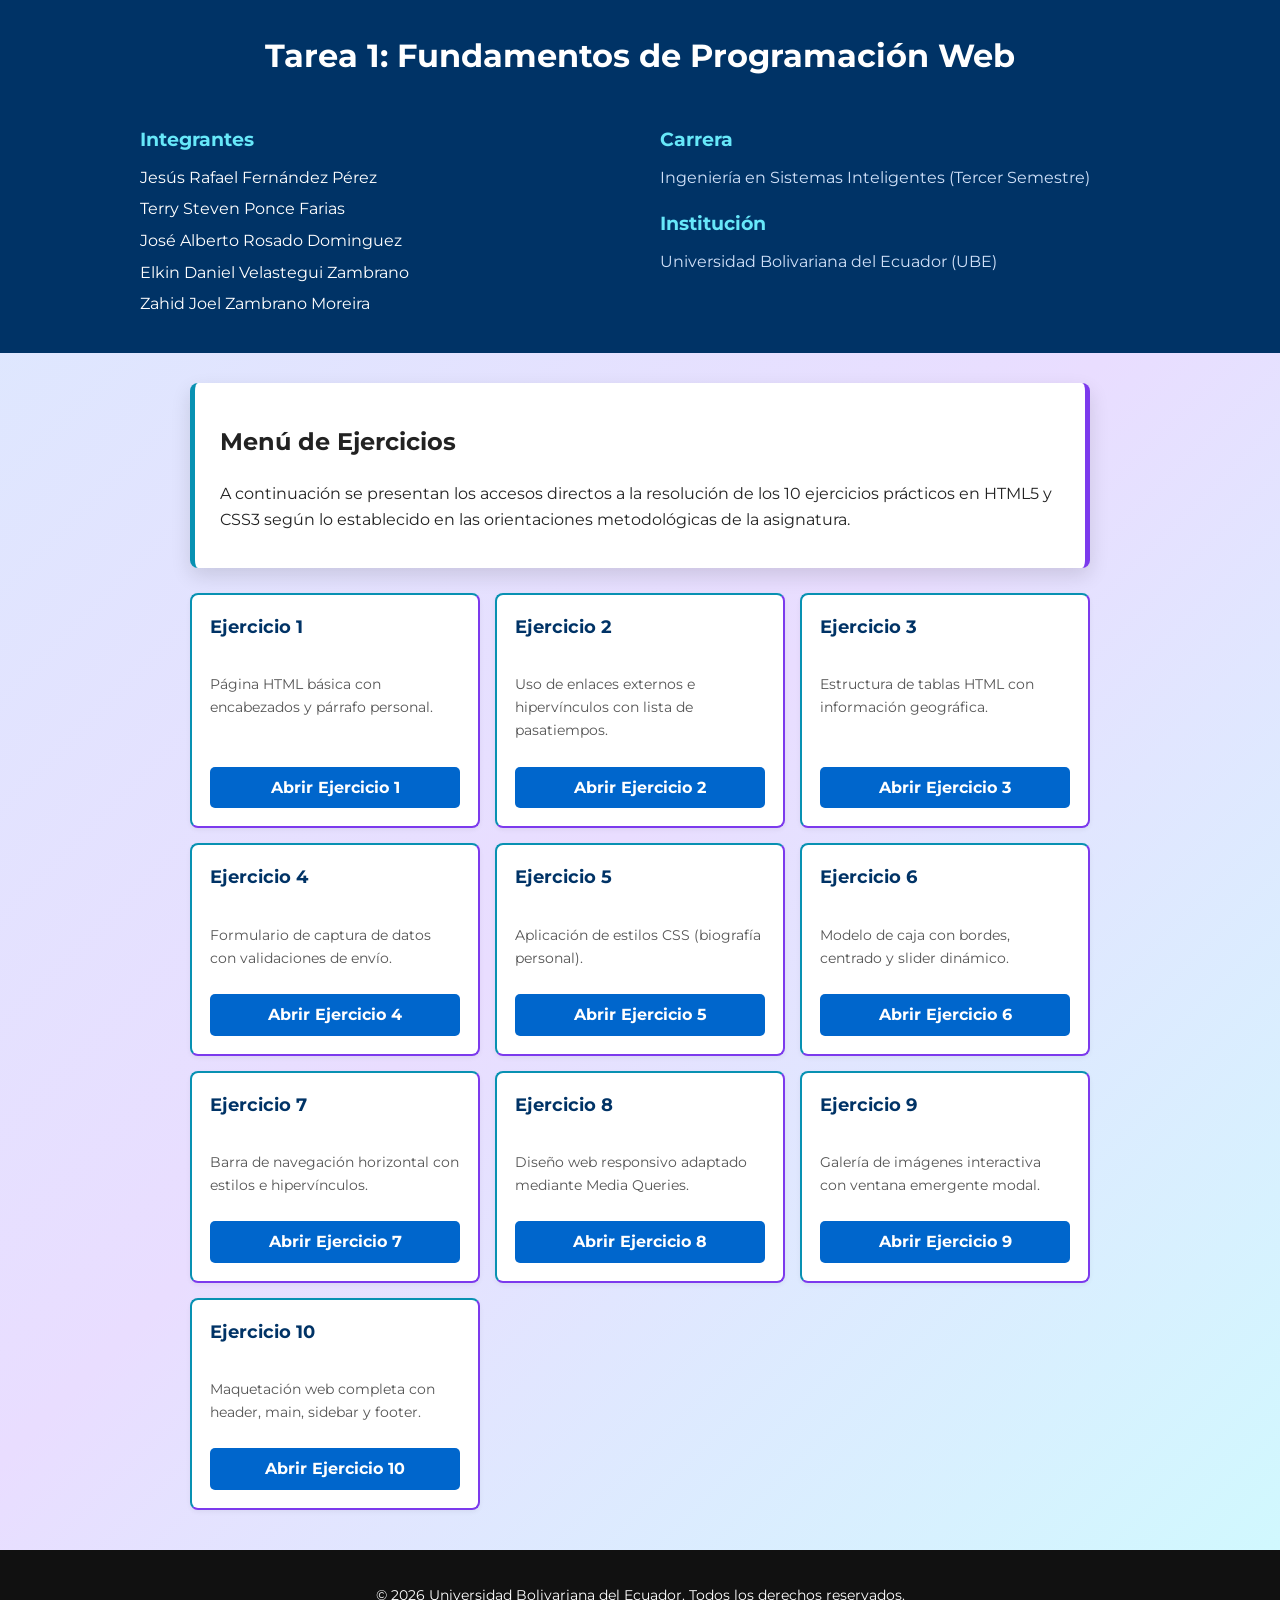
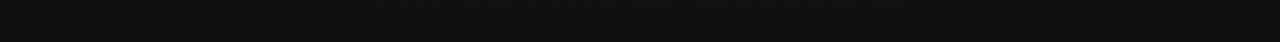
<file: index.html>
<!DOCTYPE html>
<html lang="es">
<head>
    <meta charset="UTF-8">
    <meta name="viewport" content="width=device-width, initial-scale=1.0">
    <title>Tarea 1 - Fundamentos de Programación Web | UBE</title>
    <link rel="stylesheet" href="fonts.css">
    <style>
        :root {
            --primary: #003366;
            --accent: #0066cc;
            --bg: #f4f6f9;
            --text: #222;
        }
        body {
            font-family: Montserrat,'Segoe UI', Tahoma, Geneva, Verdana, sans-serif;
            margin: 0;
            background: linear-gradient(135deg, #dbeafe, #e9ddff, #cffafe);
            color: var(--text);
            line-height: 1.6;
        }
        header {
            background-color: var(--primary);
            color: white;
            text-align: center;
            padding: 30px 20px;
        }
        header h1 { margin: 0 0 10px 0; font-size: 2rem; }
        header p { margin: 4px 0; font-size: 1rem; color: #d0e1f9; }
        .container {
            max-width: 900px;
            margin: 30px auto;
            padding: 0 20px;
        }
        .intro-box {
            background: white;
            padding: 20px 25px;
            border-radius: 8px;
            box-shadow: 0 8px 20px rgba(0,0,0,0.12);
            margin-bottom: 25px;
            border-left: 5px solid #0891b2;
            border-right: 5px solid #7c3aed;
        }
        .grid-exercises {
            display: grid;
            grid-template-columns: repeat(auto-fit, minmax(260px, 1fr));
            gap: 15px;
        }
        .card-exercise {
            background: white;
            padding: 18px;
            border-radius: 8px;
            box-shadow: 0 2px 5px rgba(0,0,0,0.05);
            display: flex;
            flex-direction: column;
            justify-content: space-between;
            border: 2px solid;
            border-color: #0891b2 #7c3aed #7c3aed #0891b2;
            transition: transform 0.3s ease, box-shadow 0.3s ease;
        }
        .card-exercise:hover {
            transform: translateY(-5px);
            box-shadow: 0 12px 25px rgba(0,0,0,0.18);
        }
        .card-exercise h3 {
            margin-top: 0;
            color: var(--primary);
            font-size: 1.1rem;
        }
        .card-exercise p {
            font-size: 0.9rem;
            color: #555;
            flex-grow: 1;
        }
        .btn-link {
            display: block;
            text-align: center;
            background-color: var(--accent);
            color: white;
            text-decoration: none;
            padding: 8px 12px;
            border-radius: 5px;
            font-weight: bold;
            margin-top: 10px;
            transition: background-color 0.3s ease, transform 0.3s ease;
        }
        .btn-link:hover {
            background-color: #7c3aed;
            transform: translateY(-3px);
        }
        footer {
            text-align: center;
            padding: 20px;
            background: #111;
            color: white;
            margin-top: 40px;
            font-size: 0.9rem;
        }
        .header-info {
            display: grid;
            grid-template-columns: 1fr 1fr;
            gap: 40px;
            max-width: 1000px;
            margin: 25px auto 0;
            text-align: left;
        }
        .header-info h3 {
            color: #67e8f9;
            margin-bottom: 10px;
        }
        .header-info ul {
            list-style: none;
            padding: 0;
            margin: 0;
        }
        .header-info li {
            margin-bottom: 6px;
        }
        @media (max-width: 700px) {
            .header-info {
                grid-template-columns: 1fr;
                gap: 20px;
            }
        }
    </style>
</head>
<body>
    <header>
        <h1>Tarea 1: Fundamentos de Programación Web</h1>
        <div class="header-info">
            <div>
                <h3>Integrantes</h3>
                <ul>
                    <li>Jesús Rafael Fernández Pérez</li>
                    <li>Terry Steven Ponce Farias</li>
                    <li>José Alberto Rosado Dominguez</li>
                    <li>Elkin Daniel Velastegui Zambrano</li>
                    <li>Zahid Joel Zambrano Moreira</li>
                </ul>
            </div>
            <div>
                <h3>Carrera</h3>
                <p>Ingeniería en Sistemas Inteligentes (Tercer Semestre)</p>
                <h3>Institución</h3>
                <p>Universidad Bolivariana del Ecuador (UBE)</p>
            </div>
        </div>
    </header>

    <main class="container">
        <div class="intro-box">
            <h2>Menú de Ejercicios</h2>
            <p>A continuación se presentan los accesos directos a la resolución de los 10 ejercicios prácticos en HTML5 y CSS3 según lo establecido en las orientaciones metodológicas de la asignatura.</p>
        </div>

        <div class="grid-exercises">
            <div class="card-exercise">
                <h3>Ejercicio 1</h3>
                <p>Página HTML básica con encabezados y párrafo personal.</p>
                <a href="ej01.html" class="btn-link">Abrir Ejercicio 1</a>
            </div>
            <div class="card-exercise">
                <h3>Ejercicio 2</h3>
                <p>Uso de enlaces externos e hipervínculos con lista de pasatiempos.</p>
                <a href="ej02.html" class="btn-link">Abrir Ejercicio 2</a>
            </div>
            <div class="card-exercise">
                <h3>Ejercicio 3</h3>
                <p>Estructura de tablas HTML con información geográfica.</p>
                <a href="ej03.html" class="btn-link">Abrir Ejercicio 3</a>
            </div>
            <div class="card-exercise">
                <h3>Ejercicio 4</h3>
                <p>Formulario de captura de datos con validaciones de envío.</p>
                <a href="ej04.html" class="btn-link">Abrir Ejercicio 4</a>
            </div>
            <div class="card-exercise">
                <h3>Ejercicio 5</h3>
                <p>Aplicación de estilos CSS (biografía personal).</p>
                <a href="ej05.html" class="btn-link">Abrir Ejercicio 5</a>
            </div>
            <div class="card-exercise">
                <h3>Ejercicio 6</h3>
                <p>Modelo de caja con bordes, centrado y slider dinámico.</p>
                <a href="ej06.html" class="btn-link">Abrir Ejercicio 6</a>
            </div>
            <div class="card-exercise">
                <h3>Ejercicio 7</h3>
                <p>Barra de navegación horizontal con estilos e hipervínculos.</p>
                <a href="ej07.html" class="btn-link">Abrir Ejercicio 7</a>
            </div>
            <div class="card-exercise">
                <h3>Ejercicio 8</h3>
                <p>Diseño web responsivo adaptado mediante Media Queries.</p>
                <a href="ej08.html" class="btn-link">Abrir Ejercicio 8</a>
            </div>
            <div class="card-exercise">
                <h3>Ejercicio 9</h3>
                <p>Galería de imágenes interactiva con ventana emergente modal.</p>
                <a href="ej09.html" class="btn-link">Abrir Ejercicio 9</a>
            </div>
            <div class="card-exercise">
                <h3>Ejercicio 10</h3>
                <p>Maquetación web completa con header, main, sidebar y footer.</p>
                <a href="ej10.html" class="btn-link">Abrir Ejercicio 10</a>
            </div>
        </div>
    </main>

    <footer>
        <p>&copy; 2026 Universidad Bolivariana del Ecuador. Todos los derechos reservados.</p>
    </footer>
</body>
</html>
</file>
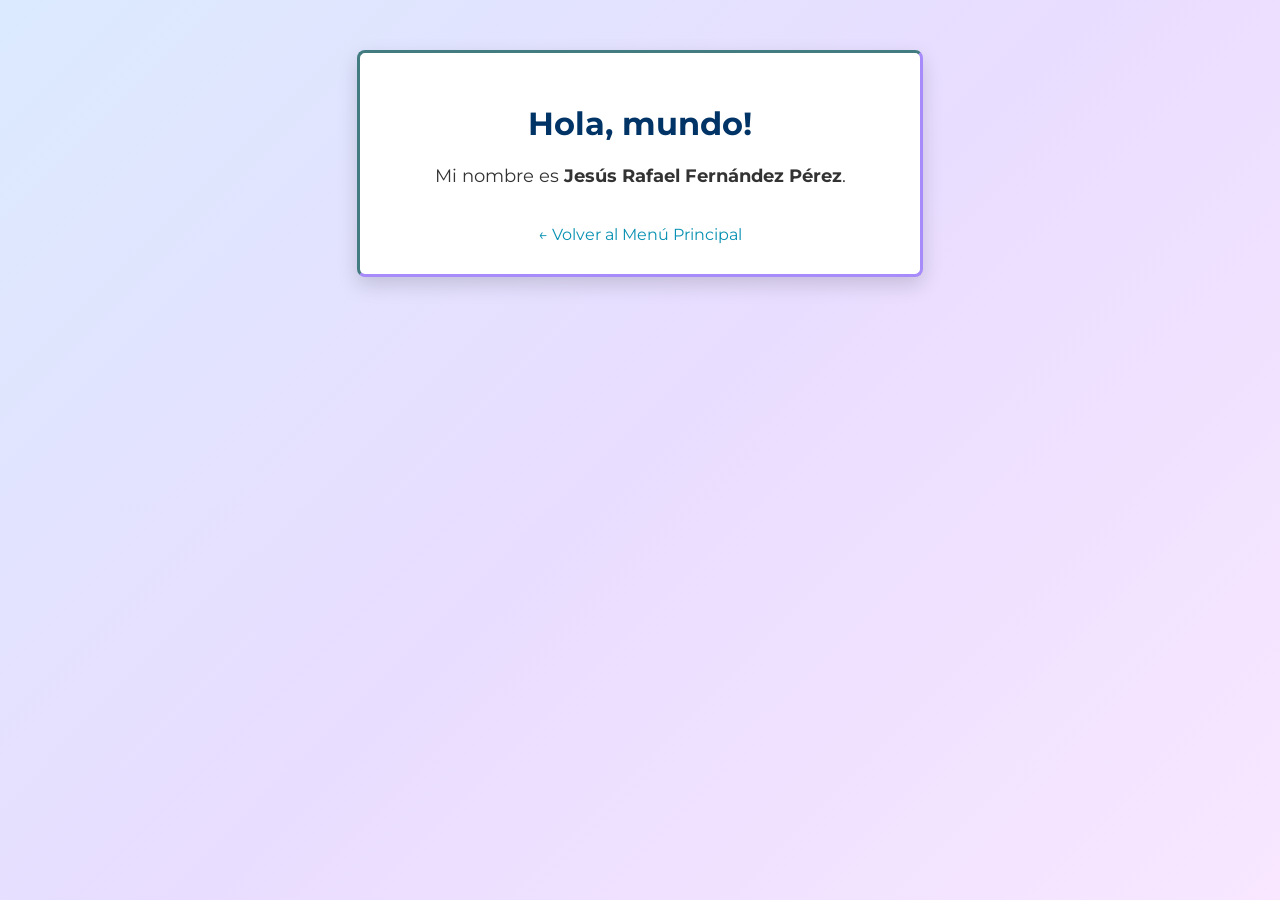
<file: ej01.html>
<!DOCTYPE html>
<html lang="es">
<head>
    <meta charset="UTF-8">
    <meta name="viewport" content="width=device-width, initial-scale=1.0">
    <link rel="stylesheet" href="fonts.css">
    <title>Mi primera página web</title>
    <style>
        body {
            font-family: Montserrat,Arial, sans-serif;
            background: linear-gradient(135deg, #dbeafe, #e9ddff, #f8e7ff);
            text-align: center;
            padding: 50px 20px;
            margin: 0;
            min-height: 100vh;
            box-sizing: border-box;
        }
        .container {
            background: white;
            padding: 30px;
            border-radius: 8px;
            max-width: 500px;
            margin: 0 auto;
            border: 3px solid;
            border-color: #427b80 #a78bfa #a78bfa #427b80;
            box-shadow: 0 8px 20px rgba(0,0,0,0.15);
            transition: transform 0.3s ease;
        }
        .container:hover { transform: translateY(-5px);}
        h1 { color: #003366; }
        p {
            font-size: 18px;
            color: #333; 
        }
        a {
            display: inline-block;
            margin-top: 20px;
            color:#0066cc;
            text-decoration:none;
        }
        .back-link {
            color: #0891b2;
            text-decoration: none;
        }
        .back-link:hover {
                color: #7c3aed;
                text-decoration: underline;
            }
    </style>
</head>
<body>
    <div class="container">
        <h1>Hola, mundo!</h1>
        <p>Mi nombre es <strong>Jesús Rafael Fernández Pérez</strong>.</p>
        <a href="index.html" class="back-link">&larr; Volver al Menú Principal</a>
    </div>
</body>
</html>
</file>
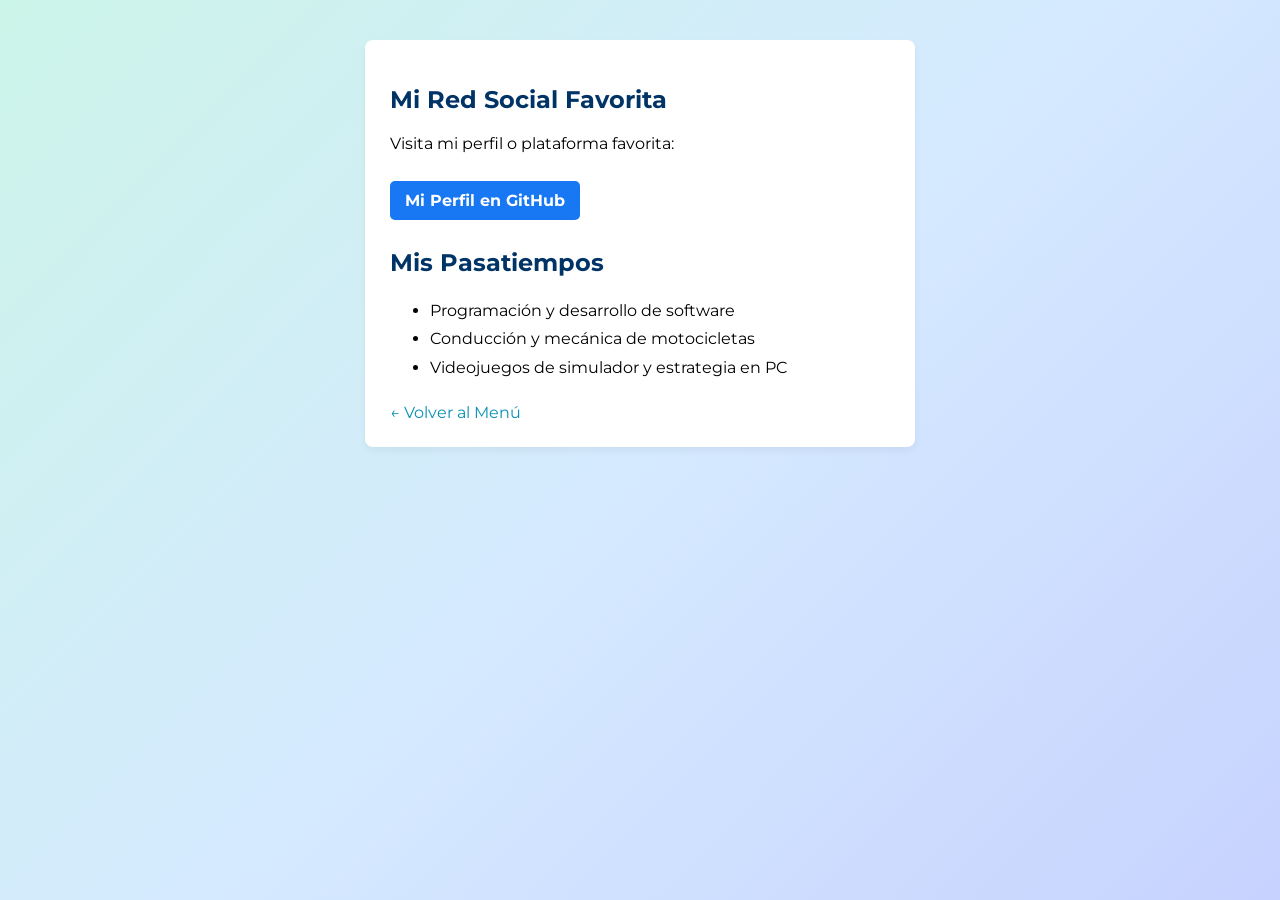
<file: ej02.html>
<!DOCTYPE html>
<html lang="es">
    <head>
        <meta charset="UTF-8">
        <meta name="viewport" content="width=device-width, initial-scale=1.0">
        <link rel="stylesheet" href="fonts.css">
        <title>Ejercicio 2 - Enlaces y Listas</title>
        <style>
            body {
                font-family: Montserrat,Arial, sans-serif;
                background: linear-gradient(135deg, #ccf5e9, #d5eaff, #c7d2fe);
                padding: 40px 20px;
                margin: 0;
                min-height: 100vh;
                box-sizing: border-box;
            }
            .card {
                background: white;
                max-width: 500px;
                margin: 0 auto;
                padding: 25px;
                border-radius: 8px;
                box-shadow: 0 4px 8px rgba(0,0,0,0.05);
            }
            h2 { color: #003366; }
            ul { line-height: 1.8; }
            a.social-btn {
                display: inline-block;
                background-color: #1877f2;
                color: white;
                padding: 10px 15px;
                border-radius: 5px;
                text-decoration: none;
                font-weight: bold;
                margin-top: 12px;
                margin-bottom: 8px;
                transition: background-color 0.3s ease, transform 0.3s ease;
            }
            .social-btn:hover {
                background-color: #7c3aed;
                transform: translateY(-4px);
            }
            .back-link {
                display: block;
                margin-top: 20px;
                color: #0891b2;
                text-decoration: none;
            }
            .back-link:hover {
                color: #7c3aed;
                text-decoration: underline;
            }
        </style>
    </head>
<body>
    <div class="card">
        <h2>Mi Red Social Favorita</h2>
        <p>Visita mi perfil o plataforma favorita:</p>
        <a href="https://github.com/Zahidjoe07" target="_blank" class="social-btn">Mi Perfil en GitHub</a>
        
        <!-- <a href="https://github.com/Zahidjoe07/Biblioteca-Python" target="_blank" class="social-btn">Visitar GitHub</a> -->

        <h2>Mis Pasatiempos</h2>
        <ul>
            <li>Programación y desarrollo de software</li>
            <li>Conducción y mecánica de motocicletas</li>
            <li>Videojuegos de simulador y estrategia en PC</li>
        </ul>

        <a href="index.html" class="back-link">&larr; Volver al Menú</a>
    </div>
</body>
</html>
</file>
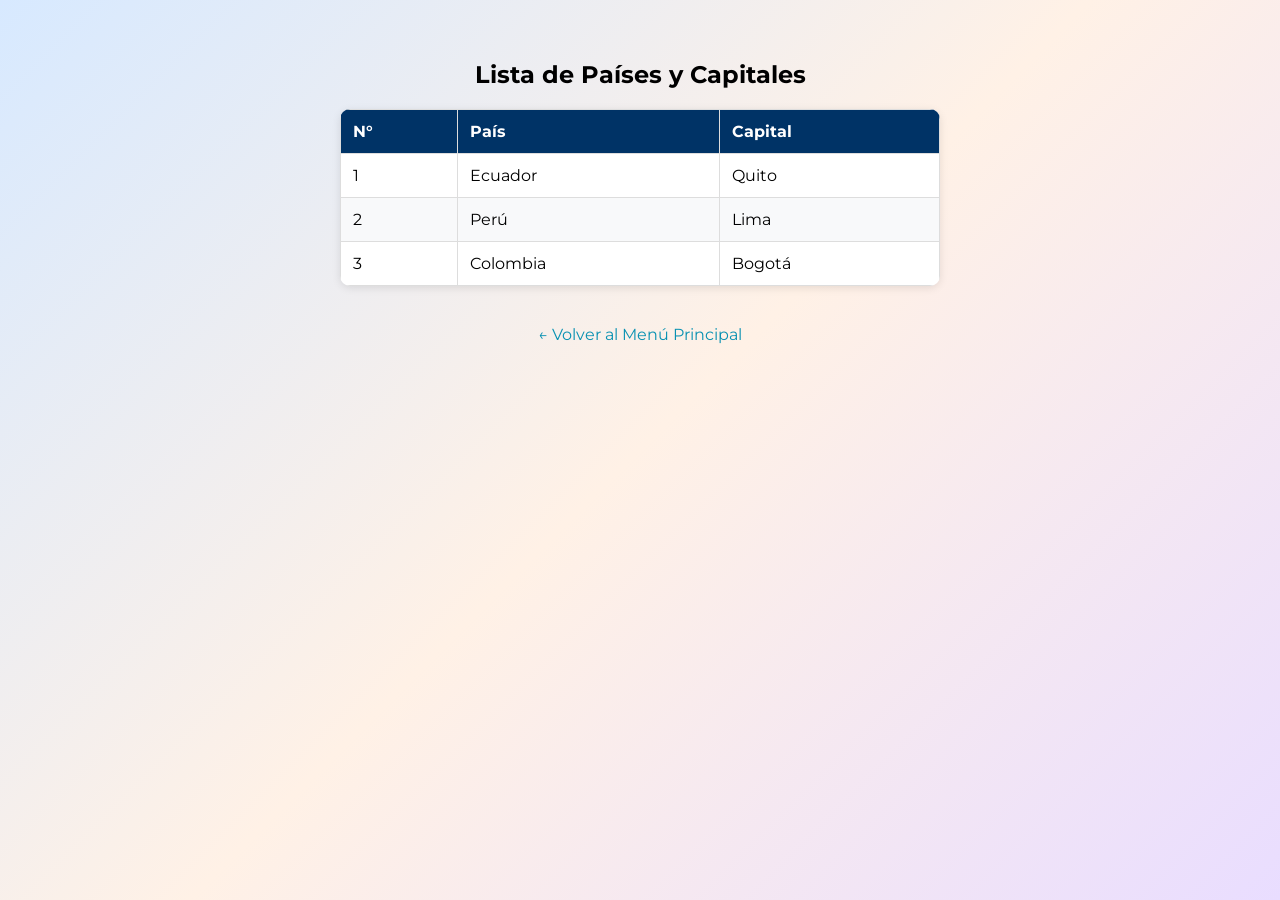
<file: ej03.html>
<!DOCTYPE html>
<html lang="es">
    <head>
        <meta charset="UTF-8">
        <meta name="viewport" content="width=device-width, initial-scale=1.0">
        <link rel="stylesheet" href="fonts.css">
        <title>Ejercicio 3 - Tablas HTML</title>
        <style>
            body {
                font-family: Montserrat,Arial, sans-serif;
                background: linear-gradient(135deg, #d7e9ff, #fff1e6, #e9ddff);
                padding: 40px 20px;
                text-align: center;
                margin: 0;
                min-height: 100vh;
                box-sizing: border-box;
            }
            table {
                width: 80%;
                max-width: 600px;
                margin: 20px auto;
                border-collapse: collapse;
                background: white;
                box-shadow: 0 2px 8px rgba(0,0,0,0.1);
                border-radius: 10px;
                overflow: hidden;
            }
            th, td {
                border: 1px solid #ddd;
                padding: 12px;
                text-align: left;
            }
            th {
                background-color: #003366;
                color: white;
            }
            tr:nth-child(even) { background-color: #f8f9fa; }
            tbody tr:hover {
                background-color: #dbeafe;
                transition: background-color 0.3s ease;
            }
            a {
                color: #0891b2;
                text-decoration: none;
                transition: color 0.3s ease;
            }
            a:hover {
                color: #7c3aed;
                text-decoration: underline;
            }
        </style>
    </head>
<body>
    <h2>Lista de Países y Capitales</h2>
    <table>
        <thead>
            <tr>
                <th>N°</th>
                <th>País</th>
                <th>Capital</th>
            </tr>
        </thead>
        <tbody>
            <tr>
                <td>1</td>
                <td>Ecuador</td>
                <td>Quito</td>
            </tr>
            <tr>
                <td>2</td>
                <td>Perú</td>
                <td>Lima</td>
            </tr>
            <tr>
                <td>3</td>
                <td>Colombia</td>
                <td>Bogotá</td>
            </tr>
        </tbody>
    </table>
    <br>
    <a href="index.html">&larr; Volver al Menú Principal</a>
</body>
</html>
</file>
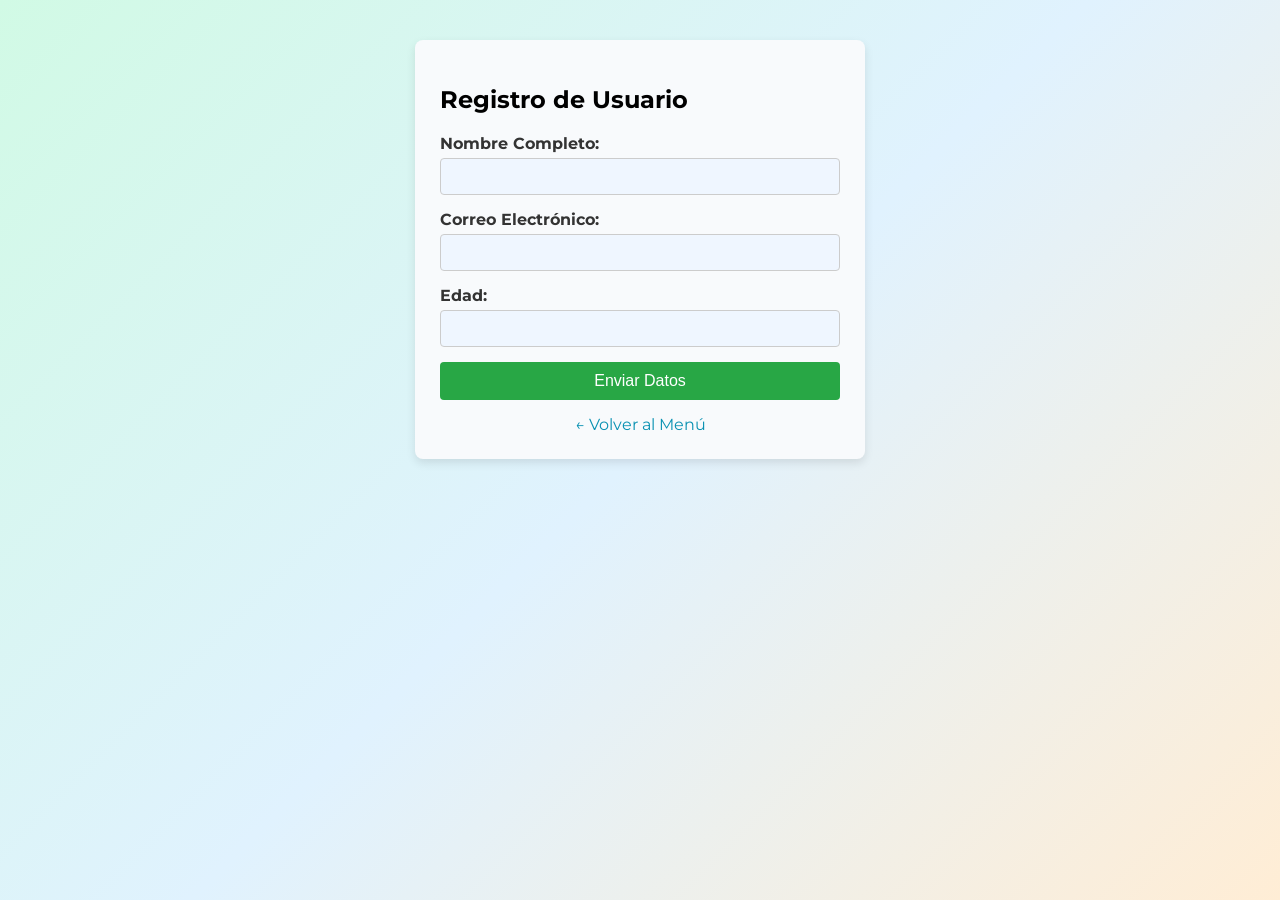
<file: ej04.html>
<!DOCTYPE html>
<html lang="es">
    <head>
        <meta charset="UTF-8">
        <meta name="viewport" content="width=device-width, initial-scale=1.0">
        <link rel="stylesheet" href="fonts.css">
        <title>Ejercicio 4 - Formulario Básico</title>
        <style>
            body {
                font-family: Montserrat,Arial, sans-serif;
                background: linear-gradient(135deg, #d1fae5, #e0f2fe, #ffedd5);
                padding: 40px 20px;
                margin: 0;
                min-height: 100vh;
                box-sizing: border-box;
            }
            .form-box {
                background: #f8fafc;
                max-width: 400px;
                margin: 0 auto;
                padding: 25px;
                border-radius: 8px;
                box-shadow: 0 4px 10px rgba(0,0,0,0.1);
            }
            .form-group {
                margin-bottom: 15px;
            }
            label {
                display: block;
                margin-bottom: 5px; 
                font-weight: bold;
                color: #333;
            }
            input[type="text"],
            input[type="email"],
            input[type="number"] {
                background-color: #eff6ff;
                color: #1e293b;
                width: 100%;
                padding: 10px;
                border: 1px solid #ccc;
                border-radius: 4px;
                box-sizing: border-box;
            }
            .form-group input:focus {
                border-color: #0891b2;
                outline: 2px solid #a78bfa;
            }
            button {
                width: 100%;
                padding: 10px;
                background-color: #28a745;
                color: white;
                border: none;
                border-radius: 4px;
                font-size: 16px;
                cursor: pointer;
                transition: background-color 0.3s ease, transform 0.3s ease;
            }
            button:hover {
                background-color: #218838;
                transform: translateY(-4px);
            }
            .back-btn {
                display: block;
                text-align: center;
                margin-top: 15px;
                color: #0891b2;
                text-decoration: none;
                transition: color 0.3s ease;
            }
            .back-btn:hover {
                color: #7c3aed;
                text-decoration: underline;
            }
        </style>
    </head>
<body>
    <div class="form-box">
        <h2>Registro de Usuario</h2>
        <form onsubmit="alert('¡Formulario validado!'); return false;">
            <div class="form-group">
                <label for="nombre">Nombre Completo:</label>
                <input type="text" id="nombre" name="nombre" required>
            </div>
            <div class="form-group">
                <label for="email">Correo Electrónico:</label>
                <input type="email" id="email" name="email" required>
            </div>
            <div class="form-group">
                <label for="edad">Edad:</label>
                <input type="number" id="edad" name="edad" min="18" max="100" required>
            </div>
            <button type="submit">Enviar Datos</button>
        </form>
        <a href="index.html" class="back-btn">&larr; Volver al Menú</a>
    </div>
</body>
</html>
</file>
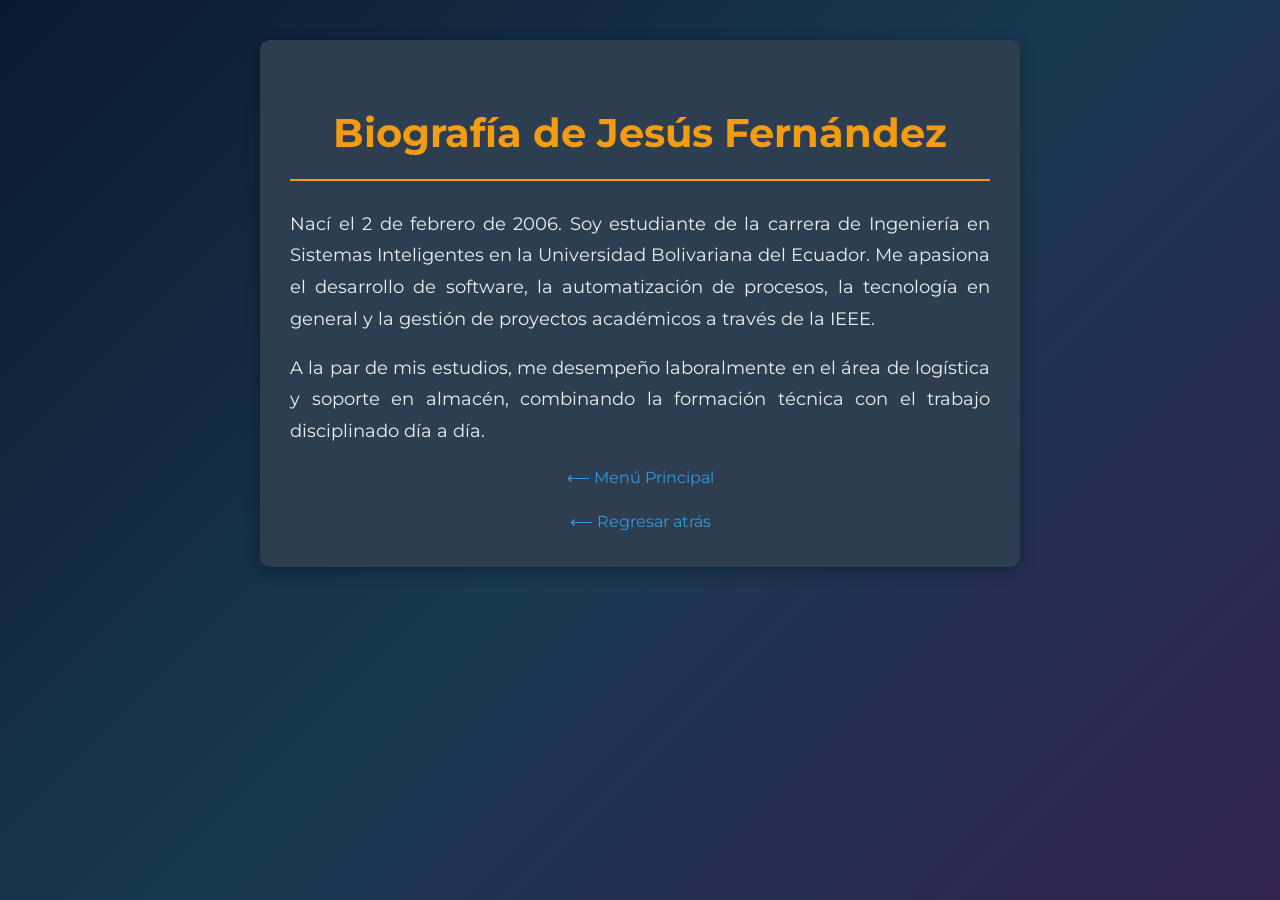
<file: ej05.html>
<!DOCTYPE html>
<html lang="es">
    <head>
        <meta charset="UTF-8">
        <meta name="viewport" content="width=device-width, initial-scale=1.0">
        <link rel="stylesheet" href="fonts.css">
        <title>Ejercicio 5 - Biografía con Estilos CSS</title>
        
        <style>
            body {
                font-family: Montserrat,Arial, sans-serif;
                background: linear-gradient(135deg, #0b1930, #183950, #332350);
                color: #ecf0f1;
                padding: 40px 20px;
                line-height: 1.8;
                margin: 0;
                min-height: 100vh;
                box-sizing: border-box;
            }
            .container {
                max-width: 700px;
                margin: 0 auto;
                background: #2c3e50;
                padding: 30px;
                border-radius: 10px;
                box-shadow: 0 4px 15px rgba(0,0,0,0.3);
            }
            h1 {
                color: #f39c12;
                font-size: 2.5rem;
                text-align: center;
                border-bottom: 2px solid #f39c12;
                padding-bottom: 10px;
            }
            p {
                font-size: 1.1rem;
                text-align: justify;
            }
            .back-link {
                display: inline-block;
                margin-top: 0;
                color: #3498db;
                text-decoration: none;
                transition: color 0.3s ease;
            }
            .back-link:hover {
                color: #f39c12;
                text-decoration: underline;
            }
            .enlaces {
                display: flex;
                flex-direction: column;
                align-items: center;
                gap: 15px;
            }
            </style>
    </head>
    <body>
        <div class="container">
            <h1>Biografía de Jesús Fernández</h1>
            <p id="presentacion">Nací el 2 de febrero de 2006. Soy estudiante de la carrera de Ingeniería en Sistemas Inteligentes en la Universidad Bolivariana del Ecuador. Me apasiona el desarrollo de software, la automatización de procesos, la tecnología en general y la gestión de proyectos académicos a través de la IEEE.</p>
            <p id="experiencia">A la par de mis estudios, me desempeño laboralmente en el área de logística y soporte en almacén, combinando la formación técnica con el trabajo disciplinado día a día.</p>
            <div class="enlaces">
                <a href="index.html" class="back-link">&longleftarrow; Menú Principal</a>
                <a href="index.html" class="back-link" onclick="if (history.length > 1) { history.back(); return false; }">&longleftarrow; Regresar atrás</a>
            </div>
        </div>
    </body>
</html>
</file>
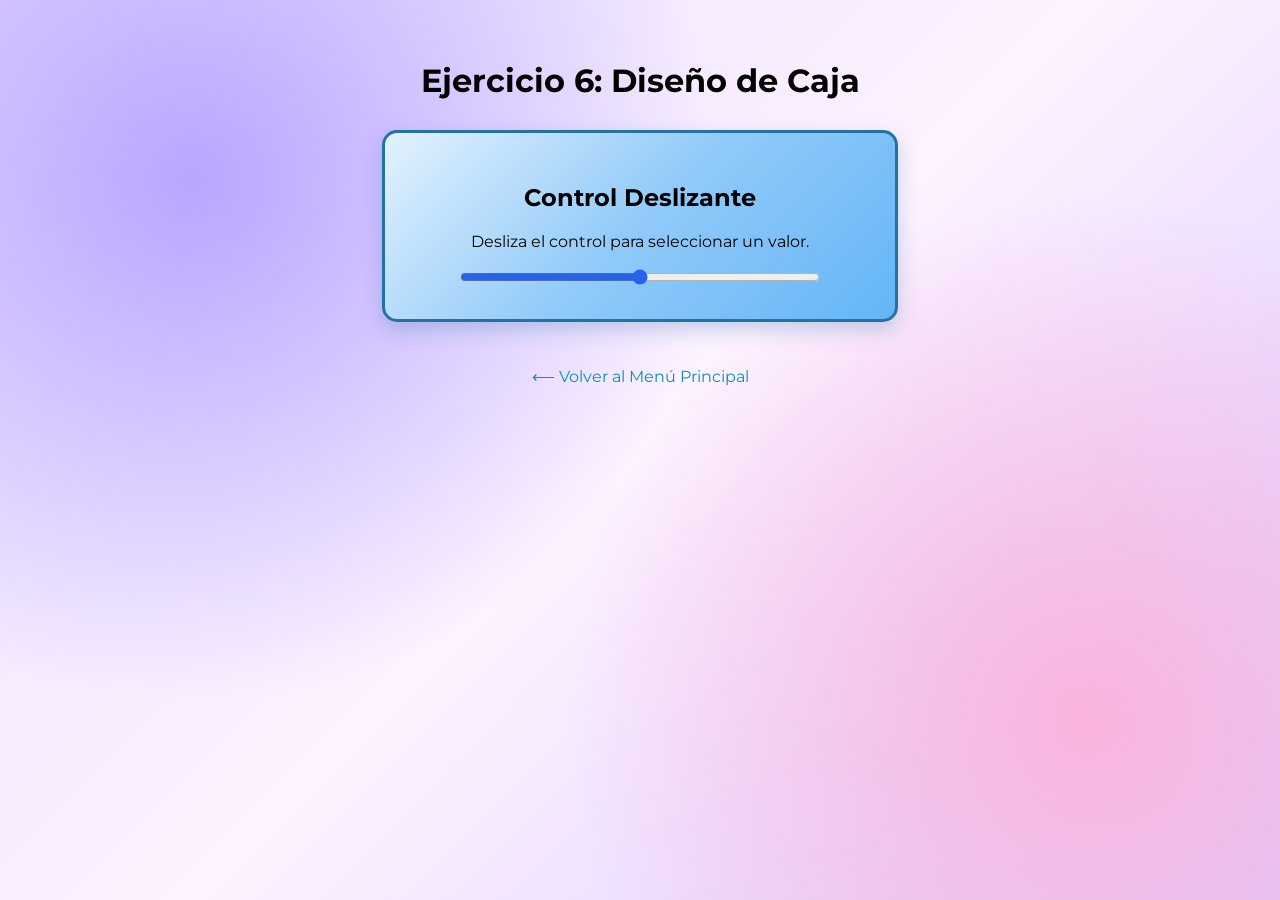
<file: ej06.html>
<!DOCTYPE html>
<html lang="es">
<head>
    <meta charset="UTF-8">
    <meta name="viewport" content="width=device-width, initial-scale=1.0">
    <link rel="stylesheet" href="fonts.css">
    <title>Ejercicio 6 - Diseño de Caja</title>
    <style>
        body {
            font-family: Montserrat,Arial, sans-serif;
            text-align: center;
            margin: 0;
            min-height: 100vh;
            padding: 40px;
            box-sizing: border-box;
            background:
                radial-gradient(circle at 15% 20%, #b8a6ff 0%, transparent 40%),
                radial-gradient(circle at 85% 80%, #f9b4dd 0%, transparent 40%),
                linear-gradient(135deg, #e8ddff, #fdf2ff, #d8c9ff);
            background-attachment: fixed;
            }

        .caja {
            background: linear-gradient(135deg, #e3f2fd, #90caf9, #64b5f6);
            border: 3px solid #2471a3;
            border-radius: 15px;
            max-width: 450px;
            margin: 30px auto;
            padding: 30px;
            text-align: center;
            box-shadow: 0 8px 20px rgba(36, 113, 163, 0.25);
        }

        .slider {
            width: 80%;
            accent-color: #2563eb;
            cursor: pointer;
        }

        .slider:hover {
            accent-color: #0ea5e9;
        }

        .slider:active {
            accent-color: #7c3aed;
        }

        .back-link {
            display: inline-block;
            margin: 15px;
            color: #0891b2;
            text-decoration: none;
            transition: color 0.3s ease;
        }

        .back-link:hover {
            color: #7c3aed;
            text-decoration: underline;
        }
    </style>
</head>
<body>
    <h1>Ejercicio 6: Diseño de Caja</h1>

    <div class="caja">
        <h2>Control Deslizante</h2>
        <p>Desliza el control para seleccionar un valor.</p>

        <input class="slider" type="range"
            min="0" max="100" value="50">
    </div>

    <a href="index.html" class="back-link">&longleftarrow; Volver al Menú Principal</a>
</body>
</html>
</file>
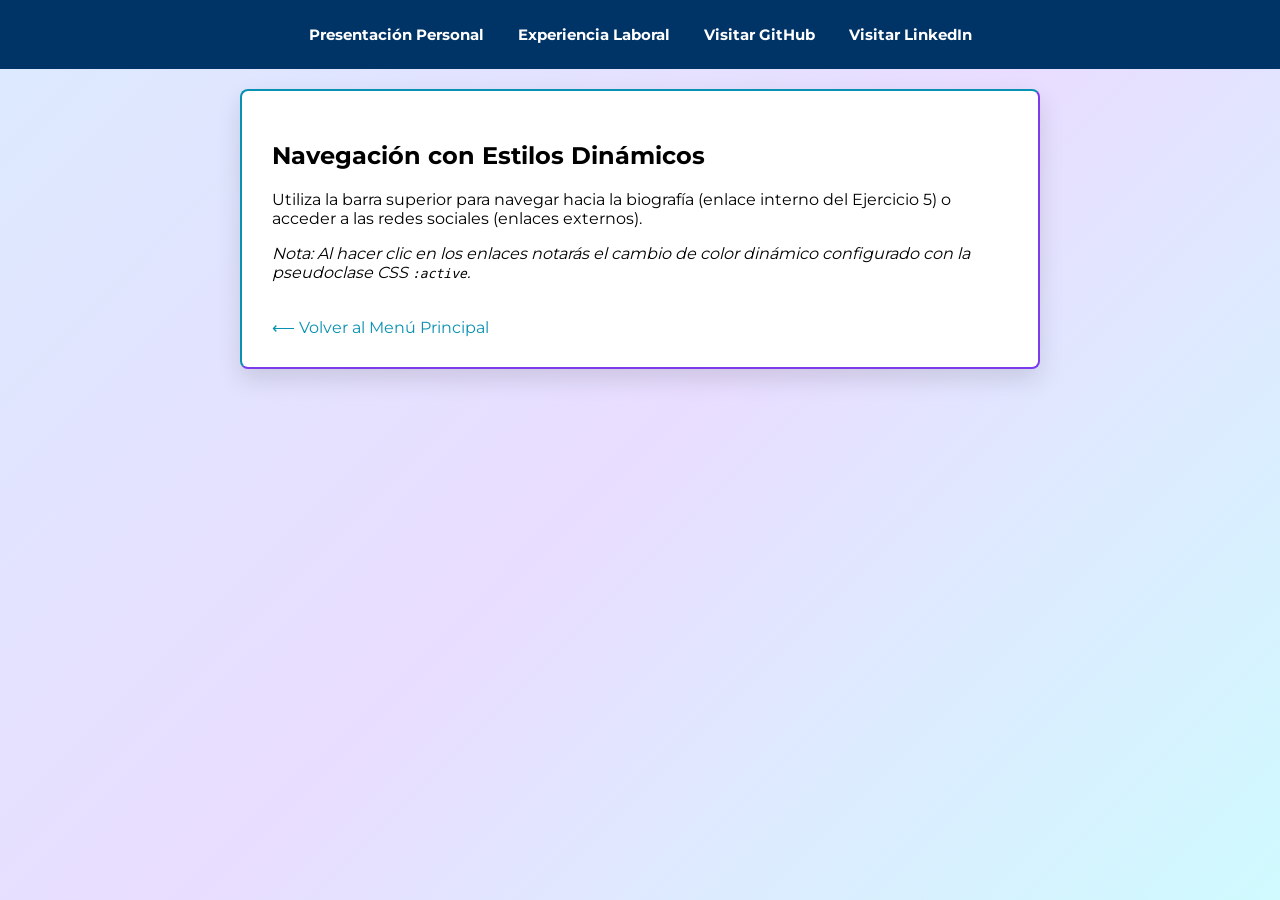
<file: ej07.html>
<!DOCTYPE html>
<html lang="es">
<head>
    <meta charset="UTF-8">
    <meta name="viewport" content="width=device-width, initial-scale=1.0">
    <title>Ejercicio 7 - Barra de Navegación</title>
    <link rel="stylesheet" href="fonts.css">
    <style>
        body {
            font-family: Montserrat,Arial, sans-serif;
            margin: 0;
            background: linear-gradient(135deg, #dbeafe, #e9ddff, #cffafe);
            min-height: 100vh;
            box-sizing: border-box;
        }
        nav {
            background-color: #003366;
            padding: 15px;
            display: flex;
            justify-content: center;
            align-items: center;
            flex-wrap: wrap;
            gap: 10px;
        }
        nav a {
            color: white;
            text-decoration: none;
            padding: 10px 12px;
            margin: 0;
            display: inline-block;
            font-weight: bold;
            border-radius: 4px;
            font-size: 0.95rem;
        }
        /* Cambio de color cuando se les hace clic / estado activo */
        nav a:visited { color: white; }
        nav a:hover { background-color: #0056b3; color: white; }
        nav a:active { background-color: #ffcc00; color: #000; }

        .content {
            padding: 30px;
            max-width: 800px;
            margin: 0 auto;
            background: white;
            margin-top: 20px;
            border-radius: 8px;
            border: 2px solid;
            border-color: #0891b2 #7c3aed #7c3aed #0891b2;
            box-shadow: 0 10px 25px rgba(0, 0, 0, 0.12);
            box-sizing: border-box;
        }
        .back-link {
            display: inline-block;
            margin-top: 20px;
            color: #0891b2;
            text-decoration: none;
            transition: color 0.3s ease;
        }
        .back-link:hover {
            color: #7c3aed;
            text-decoration: underline;
        }
    </style>
    
</head>
<body>

    <nav>
        <a href="ej05.html#presentacion">Presentación Personal</a>
        <a href="ej05.html#experiencia">Experiencia Laboral</a>
        <a href="https://github.com" target="_blank">Visitar GitHub</a>
        <a href="https://linkedin.com" target="_blank">Visitar LinkedIn</a>
    </nav>

    <div class="content">
        <h2>Navegación con Estilos Dinámicos</h2>
        <p>Utiliza la barra superior para navegar hacia la biografía (enlace interno del Ejercicio 5) o acceder a las redes sociales (enlaces externos).</p>
        <p><em>Nota: Al hacer clic en los enlaces notarás el cambio de color dinámico configurado con la pseudoclase CSS <code>:active</code>.</em></p>
        <a href="index.html" class="back-link">&longleftarrow; Volver al Menú Principal</a>
    </div>

</body>
</html>
</file>
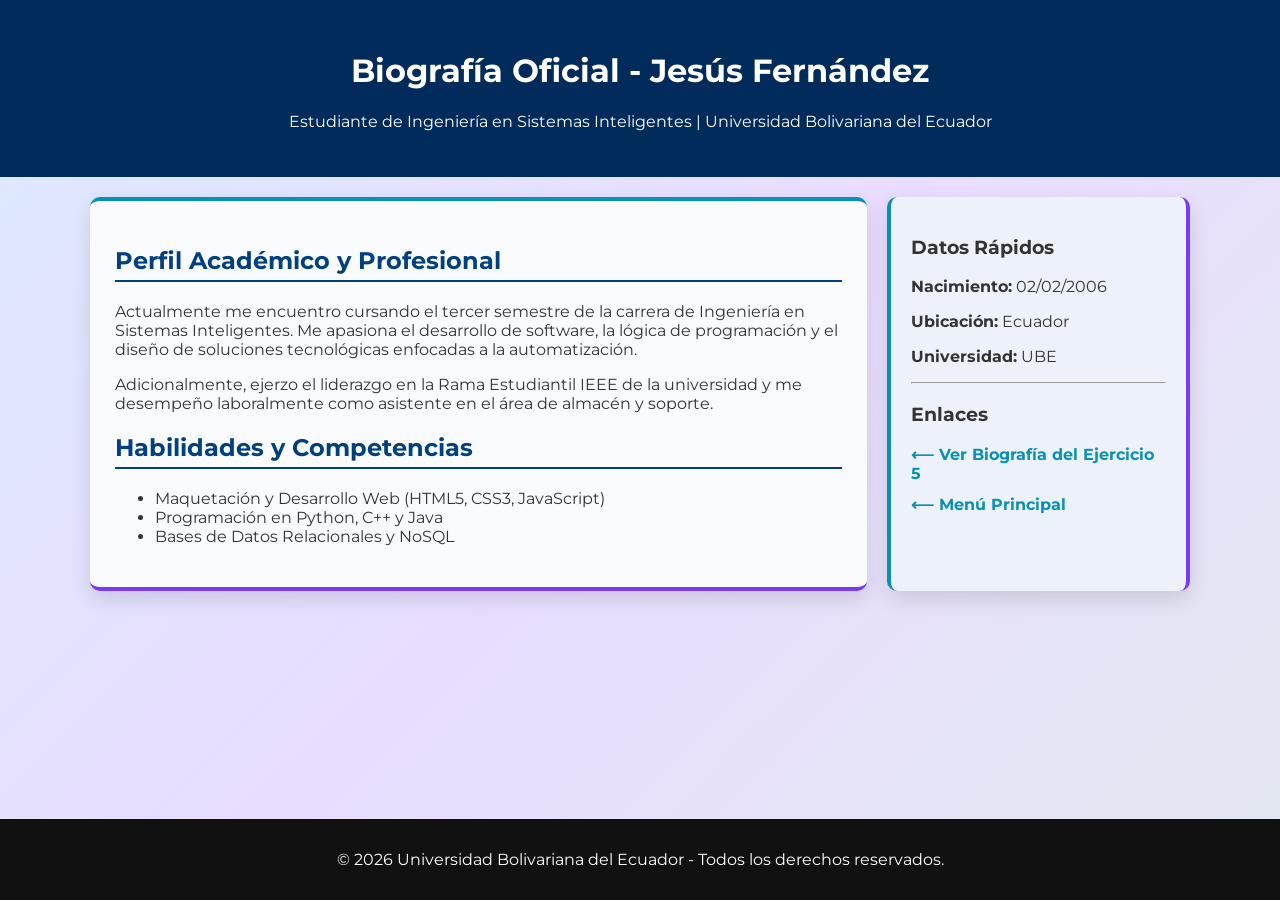
<file: ej10.html>
<!DOCTYPE html>
<html lang="es">
<head>
    <meta charset="UTF-8">
    <meta name="viewport" content="width=device-width, initial-scale=1.0">
    <title>Ejercicio 10 - Biografía Completa</title>
    <link rel="stylesheet" href="fonts.css">
    <style>
        :root {
            --primary: #002b5b;
            --secondary: #004080;
            --light: #f4f6f9;
        }
        body {
            font-family: Montserrat,Arial, sans-serif;
            margin: 0;
            background: linear-gradient(135deg, #dbeafe, #e9ddff, #e2e8f0);
            color: #333;
            min-height: 100vh;
            box-sizing: border-box;
            display: flex;
            flex-direction: column;
        }
        header {
            background-color: var(--primary);
            color: white;
            padding: 30px 20px;
            text-align: center;
        }
        .layout-container {
            display: flex;
            max-width: 1100px;
            margin: 20px auto;
            gap: 20px;
            padding: 0 15px;
        }
        main {
            flex: 3;
            background: #f8fafc;
            padding: 25px;
            border-radius: 10px;
            border-top: 4px solid #0891b2;
            border-bottom: 4px solid #7c3aed;
            box-shadow: 0 8px 20px rgba(0, 0, 0, 0.12);
        }
        aside {
            flex: 1.05;
            background: #edf2fa;
            padding: 20px;
            border-radius: 10px;
            border-left: 4px solid #0891b2;
            border-right: 4px solid #7c3aed;
            box-shadow: 0 8px 20px rgba(0, 0, 0, 0.12);
        }
        footer {
            background-color: #111;
            color: white;
            text-align: center;
            padding: 15px;
            margin-top: auto;
        }
        h2 {
            color: var(--secondary);
            border-bottom: 2px solid var(--secondary);
            padding-bottom: 5px;
        }
        .back-link {
            display: block;
            margin-top: 12px;
            color: #0891b2;
            text-decoration: none;
            font-weight: bold;
            transition: color 0.3s ease;
        }
        .back-link:hover {
            color: #7c3aed;
            text-decoration: underline;
        }
        @media (max-width: 768px) {
            .layout-container { flex-direction: column; }
        }
    </style>
</head>
<body>

    <!-- Encabezado -->
    <header>
        <h1>Biografía Oficial - Jesús Fernández</h1>
        <p>Estudiante de Ingeniería en Sistemas Inteligentes | Universidad Bolivariana del Ecuador</p>
    </header>

    <!-- Estructura Principal -->
    <div class="layout-container">
        <!-- Contenido Principal -->
        <main>
            <section>
                <h2>Perfil Académico y Profesional</h2>
                <p>Actualmente me encuentro cursando el tercer semestre de la carrera de Ingeniería en Sistemas Inteligentes. Me apasiona el desarrollo de software, la lógica de programación y el diseño de soluciones tecnológicas enfocadas a la automatización.</p>
                <p>Adicionalmente, ejerzo el liderazgo en la Rama Estudiantil IEEE de la universidad y me desempeño laboralmente como asistente en el área de almacén y soporte.</p>
            </section>

            <section>
                <h2>Habilidades y Competencias</h2>
                <ul>
                    <li>Maquetación y Desarrollo Web (HTML5, CSS3, JavaScript)</li>
                    <li>Programación en Python, C++ y Java</li>
                    <li>Bases de Datos Relacionales y NoSQL</li>
                </ul>
            </section>
        </main>

        <aside>
            <h3>Datos Rápidos</h3>
            <p><strong>Nacimiento:</strong> 02/02/2006</p>
            <p><strong>Ubicación:</strong> Ecuador</p>
            <p><strong>Universidad:</strong> UBE</p>
            <hr>
            <h3>Enlaces</h3>
            <a href="ej05.html" class="back-link"> &longleftarrow; Ver Biografía del Ejercicio 5
            </a>
            <a href="index.html" class="back-link"> &longleftarrow; Menú Principal
            </a>
        </aside>
    </div>

    <!-- Pie de Página -->
    <footer>
        <p>&copy; 2026 Universidad Bolivariana del Ecuador - Todos los derechos reservados.</p>
    </footer>

</body>
</html>
</file>
<file: fonts.css>
@font-face {
    font-family: Montserrat;
    src: url(Tipografías/static/Montserrat-Regular.ttf);
    font-weight: 400;
}

@font-face {
    font-family: Montserrat;
    src: url(Tipografías/static/Montserrat-Bold.ttf);
    font-weight: 700;
}
</file>
